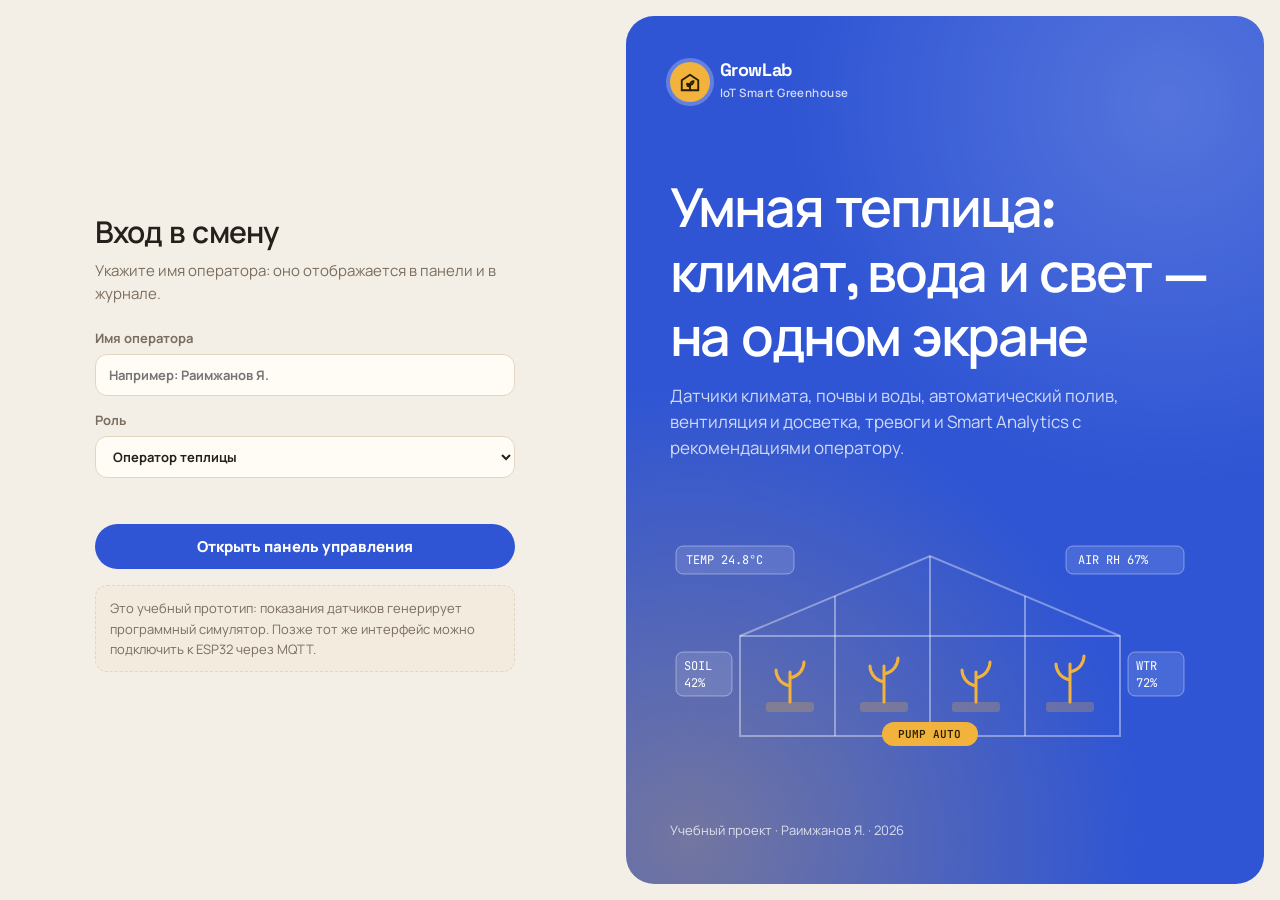
<file: index.html>
<!DOCTYPE html>
<html lang="ru">
<head>
  <meta charset="UTF-8">
  <meta name="author" content="Раимжанов Я.">
  <meta name="viewport" content="width=device-width, initial-scale=1.0">
  <title>GrowLab · IoT Smart Greenhouse — вход оператора</title>
  <script>try { if (JSON.parse(localStorage.getItem("gs_theme")) === "dark") document.documentElement.classList.add("dark"); } catch (e) {}</script>
  <link rel="preconnect" href="https://fonts.googleapis.com">
  <link rel="preconnect" href="https://fonts.gstatic.com" crossorigin>
  <link href="https://fonts.googleapis.com/css2?family=JetBrains+Mono:wght@500;600&family=Manrope:wght@400;500;600;700;800&family=Space+Grotesk:wght@500;600;700&display=swap" rel="stylesheet">
  <link rel="stylesheet" href="assets/css/style.css">
</head>
<body>
  <div class="start">
    <section class="start-hero">
      <div class="brand" style="padding:0">
        <span class="brand-logo" id="startLogo"></span>
        <span><b>GrowLab</b><small>IoT Smart Greenhouse</small></span>
      </div>

      <div>
        <h1>Умная теплица:<br>климат, вода и свет — на одном экране</h1>
        <p>Датчики климата, почвы и воды, автоматический полив, вентиляция и досветка, тревоги и Smart Analytics с рекомендациями оператору.</p>
      </div>

      <!-- Схема теплицы: датчики и исполнительные устройства -->
      <div class="scene" aria-hidden="true">
        <svg viewBox="0 0 520 230" role="img">
          <g fill="none" stroke="currentColor" stroke-width="2" style="color:var(--border)">
            <path d="M70 210 V110 L260 30 L450 110 V210 Z" />
            <path d="M70 110 H450" />
            <path d="M165 70 V210 M260 30 V210 M355 70 V210" />
          </g>
          <g fill="var(--accent)">
            <rect x="96" y="176" width="48" height="10" rx="3" opacity=".25"/>
            <rect x="190" y="176" width="48" height="10" rx="3" opacity=".25"/>
            <rect x="282" y="176" width="48" height="10" rx="3" opacity=".25"/>
            <rect x="376" y="176" width="48" height="10" rx="3" opacity=".25"/>
          </g>
          <g stroke="var(--accent)" stroke-width="3" stroke-linecap="round" fill="none">
            <path d="M120 176 V146 M120 160 c-10 -2 -14 -10 -14 -16 M120 152 c10 -2 14 -10 14 -16"/>
            <path d="M214 176 V140 M214 156 c-10 -2 -14 -10 -14 -16 M214 148 c10 -2 14 -10 14 -16"/>
            <path d="M306 176 V146 M306 160 c-10 -2 -14 -10 -14 -16 M306 152 c10 -2 14 -10 14 -16"/>
            <path d="M400 176 V138 M400 154 c-10 -2 -14 -10 -14 -16 M400 146 c10 -2 14 -10 14 -16"/>
          </g>
          <g font-family="JetBrains Mono, monospace" font-size="12" fill="var(--text)">
            <rect x="6" y="20" width="118" height="28" rx="7" fill="var(--surface-2)" stroke="var(--border)"/>
            <text x="16" y="38">TEMP 24.8°C</text>
            <rect x="396" y="20" width="118" height="28" rx="7" fill="var(--surface-2)" stroke="var(--border)"/>
            <text x="408" y="38">AIR RH 67%</text>
            <rect x="6" y="126" width="56" height="44" rx="7" fill="var(--surface-2)" stroke="var(--border)"/>
            <text x="14" y="144">SOIL</text><text x="14" y="161">42%</text>
            <rect x="458" y="126" width="56" height="44" rx="7" fill="var(--surface-2)" stroke="var(--border)"/>
            <text x="466" y="144">WTR</text><text x="466" y="161">72%</text>
          </g>
          <g font-family="JetBrains Mono, monospace" font-size="11" font-weight="600">
            <rect x="212" y="196" width="96" height="24" rx="12" fill="var(--accent)"/>
            <text x="228" y="212" fill="var(--accent-text)">PUMP AUTO</text>
          </g>
        </svg>
      </div>

      <p class="muted" style="font-size:13px;margin:0">Учебный проект · Раимжанов Я. · 2026</p>
    </section>

    <section class="start-form">
      <div class="start-card">
        <h2>Вход в смену</h2>
        <p class="muted" style="margin:0">Укажите имя оператора: оно отображается в панели и в журнале.</p>

        <form id="startForm" novalidate>
          <label class="lbl">Имя оператора
            <input class="field" name="operator" maxlength="40" placeholder="Например: Раимжанов Я." list="operatorList" autocomplete="off" required>
          </label>
          <label class="lbl">Роль
            <select class="field" name="role">
              <option>Оператор теплицы</option>
              <option>Агроном</option>
              <option>Инженер АСУ</option>
            </select>
          </label>
          <div class="error-text" id="startError" role="alert"></div>
          <button class="btn" type="submit">Открыть панель управления</button>
          <button class="btn ghost hidden" type="button" id="continueBtn"></button>
        </form>
        <datalist id="operatorList"><option value="Раимжанов Я."></datalist>

        <p class="note" style="margin-top:16px">Это учебный прототип: показания датчиков генерирует программный симулятор. Позже тот же интерфейс можно подключить к ESP32 через MQTT.</p>
      </div>
    </section>
  </div>

  <script src="assets/js/data.js"></script>
  <script src="assets/js/storage.js"></script>
  <script src="assets/js/automation.js"></script>
  <script src="assets/js/insights.js"></script>
  <script src="assets/js/simulator.js"></script>
  <script src="assets/js/layout.js"></script>
  <script src="assets/js/start.js"></script>
</body>
</html>
</file>
<file: assets/css/style.css>
/* =========================================================
   GrowLab · IoT Smart Greenhouse — общий стиль
   Светлая «песочная» тема по умолчанию,
   тёмная (ночная) — класс .dark на <html>.
   Навигация — горизонтальная панель сверху.
   ========================================================= */

:root {
  --bg: #f4efe6;
  --surface: #fffcf6;
  --surface-2: #f3ebde;
  --border: #e3d6c1;
  --text: #24201b;
  --muted: #7a6d5e;
  --accent: #2f55d4;
  --accent-text: #ffffff;
  --accent-2: #f2b33d;
  --ok: #2f855a;
  --warn: #b7791f;
  --crit: #c53030;
  --water: #0b88a8;
  --violet: #8a4fc7;
  --shadow: 0 1px 2px rgba(70, 45, 10, .05), 0 10px 28px rgba(70, 45, 10, .07);
  --radius: 20px;
  --radius-sm: 12px;
  --font: "Manrope", "Segoe UI", system-ui, Arial, sans-serif;
  --head: "Space Grotesk", "Manrope", "Segoe UI", sans-serif;
  --mono: "JetBrains Mono", Consolas, "Courier New", monospace;
  color-scheme: light;
}

:root.dark {
  --bg: #0e1121;
  --surface: #161a2e;
  --surface-2: #1e2340;
  --border: #2b3154;
  --text: #e9ebf8;
  --muted: #9aa1c4;
  --accent: #8ba8ff;
  --accent-text: #0b1030;
  --accent-2: #ffcf6b;
  --ok: #5cd49a;
  --warn: #f4bb4f;
  --crit: #ff7f7f;
  --water: #4fc8e6;
  --violet: #c59cff;
  --shadow: 0 14px 34px rgba(0, 0, 0, .35);
  color-scheme: dark;
}

* { box-sizing: border-box; }
html, body { margin: 0; }

body {
  font-family: var(--font);
  background: var(--bg);
  color: var(--text);
  font-size: 15px;
  line-height: 1.55;
  -webkit-font-smoothing: antialiased;
}

a { color: var(--accent); text-decoration: none; font-weight: 600; }
a:hover { text-decoration: underline; text-underline-offset: 3px; }
h1, h2, h3, h4 { margin: 0; line-height: 1.2; font-family: var(--head); font-weight: 600; }
button, input, select, textarea { font: inherit; color: inherit; }

svg.i { width: 20px; height: 20px; flex: none; fill: none; stroke: currentColor; stroke-width: 1.8; stroke-linecap: round; stroke-linejoin: round; }

.mono { font-family: var(--mono); font-variant-numeric: tabular-nums; }
.muted { color: var(--muted); }
.hidden { display: none !important; }

/* ---------- Каркас ---------- */

.app { display: flex; flex-direction: column; min-height: 100vh; }

.navbar {
  position: sticky; top: 0; z-index: 40;
  background: color-mix(in srgb, var(--surface) 92%, transparent);
  backdrop-filter: blur(12px);
  border-bottom: 1px solid var(--border);
}
.navbar-inner {
  max-width: 1480px; margin: 0 auto;
  display: flex; align-items: center; gap: 22px;
  padding: 10px 28px;
}

.brand { display: flex; align-items: center; gap: 10px; color: inherit; flex: none; }
.brand:hover { text-decoration: none; }
.brand-logo {
  width: 40px; height: 40px; border-radius: 50%; flex: none;
  display: grid; place-items: center;
  background: var(--accent); color: var(--accent-text);
  box-shadow: 0 0 0 4px color-mix(in srgb, var(--accent-2) 55%, transparent);
}
.brand-logo svg.i { width: 22px; height: 22px; stroke-width: 2; }
.brand b { display: block; font-family: var(--head); font-size: 18px; letter-spacing: -.02em; line-height: 1.1; }
.brand small { color: var(--muted); font-size: 11.5px; font-weight: 600; letter-spacing: .04em; }

.nav { display: flex; align-items: center; gap: 4px; flex-wrap: wrap; }
.nav a {
  display: inline-flex; align-items: center; gap: 7px;
  padding: 8px 14px; border-radius: 999px;
  color: var(--muted); font-weight: 700; font-size: 14px;
}
.nav a svg.i { width: 17px; height: 17px; }
.nav a:hover { color: var(--text); background: var(--surface-2); text-decoration: none; }
.nav a.active { background: var(--text); color: var(--bg); }
.nav .count {
  min-width: 19px; padding: 0 6px; border-radius: 999px;
  font-size: 11.5px; font-weight: 800; text-align: center; line-height: 19px;
  background: var(--crit); color: #fff;
}

.main { flex: 1; min-width: 0; display: flex; flex-direction: column; width: 100%; max-width: 1480px; margin: 0 auto; }

/* Строка состояния под меню */
.topbar {
  display: flex; align-items: center; gap: 12px;
  margin: 18px 28px 0; padding: 12px 14px 12px 20px;
  border-radius: var(--radius);
  background: var(--surface-2);
  border: 1px dashed var(--border);
}
.topbar-title { min-width: 0; }
.topbar-title b { display: block; font-family: var(--head); font-size: 16px; white-space: nowrap; overflow: hidden; text-overflow: ellipsis; }
.topbar-title small { color: var(--muted); font-size: 12.5px; }

.top-actions { margin-left: auto; display: flex; align-items: center; gap: 8px; }

.chip {
  display: inline-flex; align-items: center; gap: 7px;
  padding: 7px 12px; border-radius: 999px;
  background: var(--surface); border: 1px solid var(--border);
  font-size: 13px; font-weight: 700; white-space: nowrap;
}
.chip .dot { width: 9px; height: 9px; border-radius: 50%; background: var(--ok); }
.chip.auto .dot { box-shadow: 0 0 0 4px color-mix(in srgb, var(--ok) 22%, transparent); }
.chip.manual .dot { background: var(--warn); }
.chip.mixed .dot { background: var(--water); }

.icon-btn {
  position: relative; width: 38px; height: 38px; border-radius: 50%;
  display: grid; place-items: center;
  border: 1px solid var(--border); background: var(--surface); color: var(--text);
  cursor: pointer;
}
.icon-btn:hover { background: var(--text); color: var(--bg); border-color: var(--text); }
.icon-btn .dot-count {
  position: absolute; top: -5px; right: -5px; min-width: 19px; height: 19px; padding: 0 5px;
  border-radius: 999px; display: grid; place-items: center;
  background: var(--crit); color: #fff; font-size: 11px; font-weight: 800;
  border: 2px solid var(--surface-2);
}
.burger { display: none; margin-left: auto; }

.profile { display: flex; align-items: center; gap: 9px; padding: 3px 3px 3px 3px; border-radius: 999px; background: var(--surface); border: 1px solid var(--border); }
.avatar { width: 32px; height: 32px; border-radius: 50%; display: grid; place-items: center; font-weight: 800; font-size: 12.5px; background: var(--accent-2); color: #2a1d00; }
.profile-text { line-height: 1.15; }
.profile-text b { display: block; font-size: 13px; }
.profile-text small { font-size: 11px; color: var(--muted); }

.dropdown { position: relative; }
.dropdown-panel {
  display: none; position: absolute; right: 0; top: calc(100% + 10px); z-index: 50;
  width: min(380px, 92vw); max-height: 70vh; overflow: auto;
  padding: 8px; border-radius: 18px;
  background: var(--surface); border: 1px solid var(--border); box-shadow: var(--shadow);
}
.dropdown.open .dropdown-panel { display: block; }
.dropdown-head { display: flex; justify-content: space-between; align-items: center; padding: 8px 10px; font-weight: 800; }

.content { width: 100%; padding: 26px 28px 30px; }

.app-foot {
  display: flex; flex-wrap: wrap; justify-content: space-between; gap: 6px 18px;
  margin: auto 28px 0; padding: 16px 0 22px;
  border-top: 1px solid var(--border);
  font-size: 12.5px; color: var(--muted);
}
.app-foot b { color: var(--text); }

/* ---------- Заголовок страницы ---------- */

.page-head { display: flex; flex-wrap: wrap; align-items: flex-end; justify-content: space-between; gap: 14px; margin-bottom: 22px; }
.page-head h1 { font-size: 34px; letter-spacing: -.03em; }
.page-head h1::after { content: ""; display: block; width: 46px; height: 5px; margin-top: 10px; border-radius: 999px; background: var(--accent-2); }
.page-head p { margin: 8px 0 0; color: var(--muted); }
.head-actions { display: flex; flex-wrap: wrap; gap: 8px; align-items: center; }

/* ---------- Кнопки и поля ---------- */

.btn {
  display: inline-flex; align-items: center; justify-content: center; gap: 7px;
  padding: 10px 18px; border-radius: 999px; border: 1px solid transparent;
  background: var(--accent); color: var(--accent-text);
  font-weight: 800; cursor: pointer; white-space: nowrap;
  transition: transform .12s ease, filter .12s ease;
}
.btn:hover { filter: brightness(1.08); text-decoration: none; transform: translateY(-1px); }
.btn.ghost { background: transparent; color: var(--text); border-color: var(--text); }
.btn.ghost:hover { background: var(--text); color: var(--bg); filter: none; }
.btn.danger { background: var(--crit); color: #fff; }
.btn.water { background: var(--water); color: #fff; }
.btn.sm { padding: 5px 12px; font-size: 13px; }
.btn:disabled { opacity: .45; cursor: not-allowed; filter: none; transform: none; }
.btn svg.i { width: 17px; height: 17px; }

.field, select.field, textarea.field {
  min-width: 0; padding: 10px 13px; border-radius: var(--radius-sm);
  border: 1.5px solid var(--border); background: var(--surface); color: var(--text); outline: 0;
}
.field:focus { border-color: var(--accent); box-shadow: 0 0 0 3px color-mix(in srgb, var(--accent) 18%, transparent); }

label.lbl { display: grid; gap: 6px; font-size: 13px; font-weight: 700; color: var(--muted); }
label.lbl .field { width: 100%; }
.error-text { color: var(--crit); font-size: 13px; font-weight: 600; min-height: 18px; }

/* ---------- Карточки ---------- */

.card { background: var(--surface); border: 1px solid var(--border); border-radius: var(--radius); padding: 20px; box-shadow: var(--shadow); }
.card-head { display: flex; align-items: center; justify-content: space-between; gap: 10px; margin-bottom: 14px; }
.card-head h2 { font-size: 17px; }
.card-head span { color: var(--muted); font-size: 13px; }

.kpi-grid { display: grid; grid-template-columns: repeat(auto-fit, minmax(165px, 1fr)); gap: 14px; margin-bottom: 18px; }
.kpi { display: flex; flex-direction: column; gap: 4px; position: relative; overflow: hidden; }
.kpi-top { display: flex; align-items: center; justify-content: space-between; color: var(--muted); font-size: 12px; font-weight: 800; text-transform: uppercase; letter-spacing: .07em; }
.kpi-icon { width: 34px; height: 34px; border-radius: 50%; display: grid; place-items: center; }
.kpi-value { font-family: var(--head); font-size: 32px; font-weight: 700; letter-spacing: -.03em; }
.kpi-value small { font-size: 14px; color: var(--muted); font-weight: 600; }
.kpi-note { font-size: 12.5px; color: var(--muted); }

.tone-accent { background: color-mix(in srgb, var(--accent) 14%, transparent); color: var(--accent); }
.tone-ok { background: color-mix(in srgb, var(--ok) 14%, transparent); color: var(--ok); }
.tone-warn { background: color-mix(in srgb, var(--warn) 16%, transparent); color: var(--warn); }
.tone-crit { background: color-mix(in srgb, var(--crit) 14%, transparent); color: var(--crit); }
.tone-water { background: color-mix(in srgb, var(--water) 14%, transparent); color: var(--water); }
.tone-violet { background: color-mix(in srgb, var(--violet) 14%, transparent); color: var(--violet); }

.grid-2 { display: grid; grid-template-columns: 1fr 1fr; gap: 16px; margin-bottom: 16px; }
.grid-3 { display: grid; grid-template-columns: repeat(3, 1fr); gap: 16px; margin-bottom: 16px; }
.grid-2 > *, .grid-3 > *, .kpi-grid > *, .stack > * { min-width: 0; }
.stack { display: grid; gap: 16px; }

.chart-box { position: relative; height: 250px; }
.chart-box.tall { height: 300px; }
.chart-fallback {
  position: absolute; inset: 0; display: grid; place-items: center; text-align: center;
  padding: 18px; color: var(--muted); font-size: 14px;
  border: 1.5px dashed var(--border); border-radius: var(--radius-sm);
}

/* ---------- Карточка зоны ---------- */

.zone-card { display: flex; flex-direction: column; gap: 14px; border-top: 6px solid var(--accent); }
.grid-3 > .zone-card:nth-child(2) { border-top-color: var(--water); }
.grid-3 > .zone-card:nth-child(3) { border-top-color: var(--violet); }
.zone-top { display: flex; align-items: flex-start; justify-content: space-between; gap: 10px; }
.zone-top h3 { font-size: 21px; letter-spacing: -.02em; }
.zone-top small { color: var(--muted); font-family: var(--mono); font-size: 12px; }

.metrics { display: grid; grid-template-columns: repeat(3, 1fr); gap: 0; border: 1px solid var(--border); border-radius: var(--radius-sm); overflow: hidden; }
.metric { padding: 10px 12px; background: var(--surface); border-right: 1px solid var(--border); border-bottom: 1px solid var(--border); }
.metric:nth-child(3n) { border-right: 0; }
.metric:nth-last-child(-n+3) { border-bottom: 0; }
.metric span { display: block; font-size: 11.5px; font-weight: 700; color: var(--muted); }
.metric b { font-family: var(--mono); font-size: 16px; font-weight: 600; }
.metric.warning { background: color-mix(in srgb, var(--warn) 10%, var(--surface)); }
.metric.warning b { color: var(--warn); }
.metric.critical { background: color-mix(in srgb, var(--crit) 10%, var(--surface)); }
.metric.critical b { color: var(--crit); }
.metric.offline b { color: var(--muted); }

.actuators { display: flex; flex-wrap: wrap; gap: 6px; }
.act {
  display: inline-flex; align-items: center; gap: 5px;
  padding: 4px 10px; border-radius: 8px; font-size: 12px; font-weight: 700;
  background: var(--surface-2); color: var(--muted);
}
.act svg.i { width: 14px; height: 14px; }
.act.on { color: #2a1d00; background: var(--accent-2); }

.risk { display: grid; gap: 6px; }
.risk-row { display: flex; justify-content: space-between; font-size: 13px; font-weight: 600; }
.risk-track { height: 10px; border-radius: 999px; background: var(--surface-2); overflow: hidden; }
.risk-fill { height: 100%; border-radius: 999px; transition: width .4s ease; }

/* Шкала значения с диапазоном нормы */
.gauge { display: grid; gap: 6px; padding: 11px 0; border-bottom: 1px dashed var(--border); }
.gauge:last-child { border-bottom: 0; }
.gauge-head { display: flex; justify-content: space-between; gap: 10px; font-size: 13.5px; font-weight: 600; }
.gauge-head b { font-family: var(--mono); }
.gauge-track { position: relative; height: 12px; border-radius: 4px; background: var(--surface-2); }
.gauge-range { position: absolute; top: 0; bottom: 0; background: color-mix(in srgb, var(--ok) 30%, transparent); border-radius: 4px; }
.gauge-mark { position: absolute; top: -5px; width: 22px; height: 22px; margin-left: -11px; border-radius: 50%; background: var(--surface); border: 4px solid var(--accent); }
.gauge-foot { display: flex; justify-content: space-between; font-size: 11.5px; color: var(--muted); font-family: var(--mono); }

/* ---------- Значки ---------- */

.badge {
  display: inline-flex; align-items: center; gap: 6px;
  padding: 3px 9px; border-radius: 6px;
  font-size: 11px; font-weight: 800; text-transform: uppercase; letter-spacing: .05em; white-space: nowrap;
  border: 1px solid currentColor;
}
.badge.ok, .badge.online, .badge.resolved, .badge.low { background: color-mix(in srgb, var(--ok) 10%, transparent); color: var(--ok); }
.badge.warning, .badge.acknowledged, .badge.medium, .badge.manual { background: color-mix(in srgb, var(--warn) 12%, transparent); color: var(--warn); }
.badge.critical, .badge.offline, .badge.open, .badge.high { background: color-mix(in srgb, var(--crit) 10%, transparent); color: var(--crit); }
.badge.auto, .badge.automation { background: color-mix(in srgb, var(--accent) 10%, transparent); color: var(--accent); }
.badge.manual-src { background: color-mix(in srgb, var(--water) 10%, transparent); color: var(--water); }
.badge.system { background: color-mix(in srgb, var(--violet) 10%, transparent); color: var(--violet); }

.val-ok { color: var(--text); }
.val-warning { color: var(--warn); font-weight: 800; }
.val-critical { color: var(--crit); font-weight: 800; }

/* ---------- Переключатели (toggle) ---------- */

.toggle-row { display: flex; align-items: center; justify-content: space-between; gap: 12px; padding: 12px 0; border-bottom: 1px dashed var(--border); }
.toggle-row:last-child { border-bottom: 0; }
.toggle-label { display: flex; align-items: center; gap: 10px; font-weight: 600; }
.toggle-label small { display: block; color: var(--muted); font-size: 12px; font-weight: 500; }

.switch { position: relative; width: 52px; height: 28px; flex: none; }
.switch input { position: absolute; opacity: 0; width: 100%; height: 100%; margin: 0; cursor: pointer; z-index: 1; }
.switch input:disabled { cursor: not-allowed; }
.switch .slider { position: absolute; inset: 0; border-radius: 8px; background: var(--surface-2); border: 1.5px solid var(--border); transition: background .2s; }
.switch .slider::after {
  content: ""; position: absolute; top: 3px; left: 3px; width: 19px; height: 19px; border-radius: 5px;
  background: var(--muted); transition: transform .2s, background .2s;
}
.switch input:checked + .slider { background: var(--accent); border-color: var(--accent); }
.switch input:checked + .slider::after { transform: translateX(24px); background: var(--accent-text); }
.switch input:focus-visible + .slider { outline: 2px solid var(--accent); outline-offset: 2px; }
.switch input:disabled + .slider { opacity: .55; }

.segmented { display: inline-flex; padding: 3px; gap: 3px; border-radius: 999px; background: var(--surface-2); border: 1px solid var(--border); }
.segmented button { border: 0; background: transparent; padding: 6px 14px; border-radius: 999px; font-weight: 800; font-size: 13px; color: var(--muted); cursor: pointer; }
.segmented button.on { background: var(--accent); color: var(--accent-text); }
.segmented button.on.manual { background: var(--accent-2); color: #2a1d00; }

.tank { position: relative; height: 96px; width: 58px; border-radius: 6px 6px 18px 18px; border: 2px solid var(--text); overflow: hidden; background: var(--surface-2); flex: none; }
.tank-fill {
  position: absolute; left: 0; right: 0; bottom: 0; transition: height .4s ease;
  background: repeating-linear-gradient(135deg, color-mix(in srgb, var(--water) 75%, transparent) 0 8px, color-mix(in srgb, var(--water) 55%, transparent) 8px 16px);
}
.tank-fill.low { background: repeating-linear-gradient(135deg, color-mix(in srgb, var(--crit) 75%, transparent) 0 8px, color-mix(in srgb, var(--crit) 55%, transparent) 8px 16px); }
.tank-label { position: absolute; inset: 0; display: grid; place-items: center; font-family: var(--mono); font-weight: 700; font-size: 13px; }

/* ---------- Таблицы и фильтры ---------- */

.toolbar { display: flex; flex-wrap: wrap; align-items: center; gap: 8px; margin-bottom: 14px; }
.search { flex: 1 1 220px; max-width: 360px; min-width: 0; display: flex; align-items: center; gap: 8px; padding: 0 14px; border-radius: 999px; border: 1.5px solid var(--border); background: var(--surface); color: var(--muted); }
.search input { flex: 1; width: 100%; min-width: 0; padding: 10px 0; border: 0; outline: 0; background: transparent; color: var(--text); }
.search:focus-within { border-color: var(--accent); }
.toolbar select.field { border-radius: 999px; }
.result-count { margin-left: auto; font-size: 13px; font-weight: 600; color: var(--muted); }

.table-wrap { overflow-x: auto; border: 1px solid var(--border); border-radius: var(--radius); background: var(--surface); box-shadow: var(--shadow); }
table { width: 100%; border-collapse: collapse; }
th, td { padding: 12px 14px; text-align: left; border-bottom: 1px solid var(--border); vertical-align: middle; }
th { position: sticky; top: 0; background: var(--text); color: var(--bg); font-size: 11.5px; font-weight: 800; text-transform: uppercase; letter-spacing: .07em; white-space: nowrap; }
tbody tr:nth-child(even) { background: color-mix(in srgb, var(--surface-2) 55%, transparent); }
tbody tr:last-child td { border-bottom: 0; }
tbody tr:hover { background: color-mix(in srgb, var(--accent-2) 14%, transparent); }
td.actions { white-space: nowrap; }
td.actions .btn + .btn { margin-left: 5px; }
.empty { padding: 30px; text-align: center; color: var(--muted); }

.tabs { display: inline-flex; gap: 4px; padding: 4px; margin-bottom: 16px; border-radius: 999px; background: var(--surface-2); border: 1px solid var(--border); }
.tabs button { border: 0; background: none; padding: 8px 16px; border-radius: 999px; font-weight: 800; color: var(--muted); cursor: pointer; }
.tabs button.on { color: var(--bg); background: var(--text); }

/* ---------- Списки ---------- */

.list { display: grid; gap: 0; }
.item { display: flex; gap: 12px; align-items: flex-start; padding: 12px 4px; border-bottom: 1px dashed var(--border); }
.item:last-child { border-bottom: 0; }
.item-icon { width: 34px; height: 34px; border-radius: 50%; display: grid; place-items: center; flex: none; }
.item-icon svg.i { width: 16px; height: 16px; }
.item b { display: block; font-size: 14px; }
.item p { margin: 2px 0 0; font-size: 12.5px; color: var(--muted); }
.dropdown-panel .item { padding: 10px 8px; }

.rec { border-radius: var(--radius-sm); padding: 13px 15px; background: color-mix(in srgb, var(--ok) 8%, var(--surface)); border: 1px solid color-mix(in srgb, var(--ok) 35%, transparent); }
.rec.warning { background: color-mix(in srgb, var(--warn) 9%, var(--surface)); border-color: color-mix(in srgb, var(--warn) 40%, transparent); }
.rec.critical { background: color-mix(in srgb, var(--crit) 8%, var(--surface)); border-color: color-mix(in srgb, var(--crit) 40%, transparent); }
.rec h4 { margin: 0 0 7px; font-size: 15px; }
.rec dl { display: grid; grid-template-columns: auto 1fr; gap: 3px 12px; margin: 0; font-size: 13.5px; }
.rec dt { color: var(--muted); font-weight: 700; }
.rec dd { margin: 0; }

.formula { font-family: var(--mono); font-size: 13px; padding: 12px 14px; border-radius: var(--radius-sm); background: var(--surface-2); border: 1px dashed var(--border); white-space: pre-wrap; }

/* ---------- Модальные окна и уведомления ---------- */

dialog.modal { width: min(560px, 94vw); padding: 0; border-radius: 22px; border: 1px solid var(--border); background: var(--surface); color: var(--text); box-shadow: var(--shadow); }
dialog.modal::backdrop { background: rgba(20, 14, 6, .45); backdrop-filter: blur(3px); }
.modal-head { display: flex; justify-content: space-between; align-items: center; padding: 18px 22px; border-bottom: 1px dashed var(--border); }
.modal-head h2 { font-size: 19px; }
.modal-body { padding: 18px 22px; }
.modal-foot { display: flex; justify-content: flex-end; gap: 8px; padding: 14px 22px; border-top: 1px dashed var(--border); }

.form-grid { display: grid; grid-template-columns: 1fr 1fr; gap: 12px; }
.form-grid .full { grid-column: 1 / -1; }
.form-section { grid-column: 1 / -1; margin-top: 8px; padding-top: 8px; border-top: 1px dashed var(--border); font-size: 12px; font-weight: 800; letter-spacing: .08em; text-transform: uppercase; color: var(--accent); }

.toast-zone { position: fixed; left: 50%; bottom: 18px; transform: translateX(-50%); display: grid; gap: 8px; z-index: 100; width: min(460px, 92vw); }
.toast { padding: 12px 18px; border-radius: 999px; background: var(--text); color: var(--bg); box-shadow: var(--shadow); font-weight: 700; text-align: center; animation: toast-in .25s ease; }
.toast.error { background: var(--crit); color: #fff; }
@keyframes toast-in { from { opacity: 0; transform: translateY(8px); } }

/* ---------- Стартовая страница ---------- */

.start { min-height: 100vh; display: grid; grid-template-columns: 1fr 1.1fr; }
.start-form { order: 1; display: grid; place-items: center; padding: 30px 20px; }
.start-hero {
  order: 2; position: relative; overflow: hidden;
  margin: 16px; border-radius: 28px;
  padding: 44px; display: flex; flex-direction: column; justify-content: space-between; gap: 26px;
  /* внутри синего блока свои цвета */
  --text: #ffffff; --muted: rgba(255, 255, 255, .78); --border: rgba(255, 255, 255, .38);
  --surface-2: rgba(255, 255, 255, .12); --accent: #f2b33d; --accent-text: #2a1d00;
  background:
    radial-gradient(circle at 85% 10%, rgba(255, 255, 255, .18), transparent 40%),
    radial-gradient(circle at 10% 95%, rgba(242, 179, 61, .35), transparent 45%),
    #2f55d4;
  color: var(--text);
}
:root.dark .start-hero { background: radial-gradient(circle at 85% 10%, rgba(255, 255, 255, .12), transparent 40%), radial-gradient(circle at 10% 95%, rgba(242, 179, 61, .25), transparent 45%), #1d2c7a; }
.start-hero .brand-logo { box-shadow: 0 0 0 4px rgba(255, 255, 255, .25); }
.start-hero h1 { font-size: clamp(34px, 4.2vw, 56px); letter-spacing: -.04em; margin: 10px 0 12px; }
.start-hero p { color: var(--muted); font-size: 17px; max-width: 540px; margin: 0; }
.scene { position: relative; height: 230px; max-width: 520px; }
.scene svg { width: 100%; height: 100%; }
.start-card { width: min(420px, 100%); }
.start-card h2 { font-size: 30px; letter-spacing: -.03em; margin-bottom: 8px; }
.start-card form { display: grid; gap: 14px; margin-top: 22px; }
.note { font-size: 13px; color: var(--muted); padding: 12px 14px; border-radius: var(--radius-sm); background: var(--surface-2); border: 1px dashed var(--border); }

/* ---------- Адаптивность ---------- */

@media (max-width: 1240px) {
  .navbar-inner { gap: 14px; }
  .nav a { padding: 8px 11px; }
  .nav a svg.i { display: none; }
}

@media (max-width: 1180px) {
  .grid-3 { grid-template-columns: 1fr 1fr; }
}

@media (max-width: 960px) {
  .navbar-inner { padding: 10px 14px; flex-wrap: wrap; }
  .burger { display: grid; }
  .nav { display: none; order: 3; width: 100%; flex-direction: column; align-items: stretch; padding: 6px 0 4px; }
  body.menu-open .nav { display: flex; }
  .nav a { padding: 11px 14px; }
  .nav a svg.i { display: inline; }
  .nav .count { margin-left: auto; }
  .grid-2, .grid-3 { grid-template-columns: 1fr; }
  .topbar { margin: 14px 14px 0; padding: 10px 10px 10px 14px; }
  .content { padding: 20px 14px 26px; }
  .app-foot { margin: auto 14px 0; }
  .profile-text, .chip .chip-text { display: none; }
  .start { grid-template-columns: 1fr; }
  .start-form { order: 2; }
  .start-hero { order: 1; margin: 10px; padding: 26px 20px; border-radius: 22px; }
  .scene { height: 170px; }
}

@media (max-width: 560px) {
  .page-head h1 { font-size: 26px; }
  .kpi-grid { grid-template-columns: 1fr 1fr; gap: 10px; }
  .kpi-value { font-size: 24px; }
  .card { padding: 15px; }
  .metrics { grid-template-columns: 1fr 1fr; }
  .metric:nth-child(3n) { border-right: 1px solid var(--border); }
  .metric:nth-child(2n) { border-right: 0; }
  .metric:nth-last-child(-n+3) { border-bottom: 1px solid var(--border); }
  .metric:nth-last-child(-n+2) { border-bottom: 0; }
  .form-grid { grid-template-columns: 1fr; }
  .chart-box, .chart-box.tall { height: 220px; }
  .result-count { width: 100%; margin-left: 0; }
  .search { max-width: none; }
  .topbar-title small { display: none; }
  .tabs { display: flex; }
  .tabs button { flex: 1; }
  #simClock { display: none; }
}

@media (prefers-reduced-motion: reduce) {
  * { transition: none !important; animation: none !important; }
}
</file>
